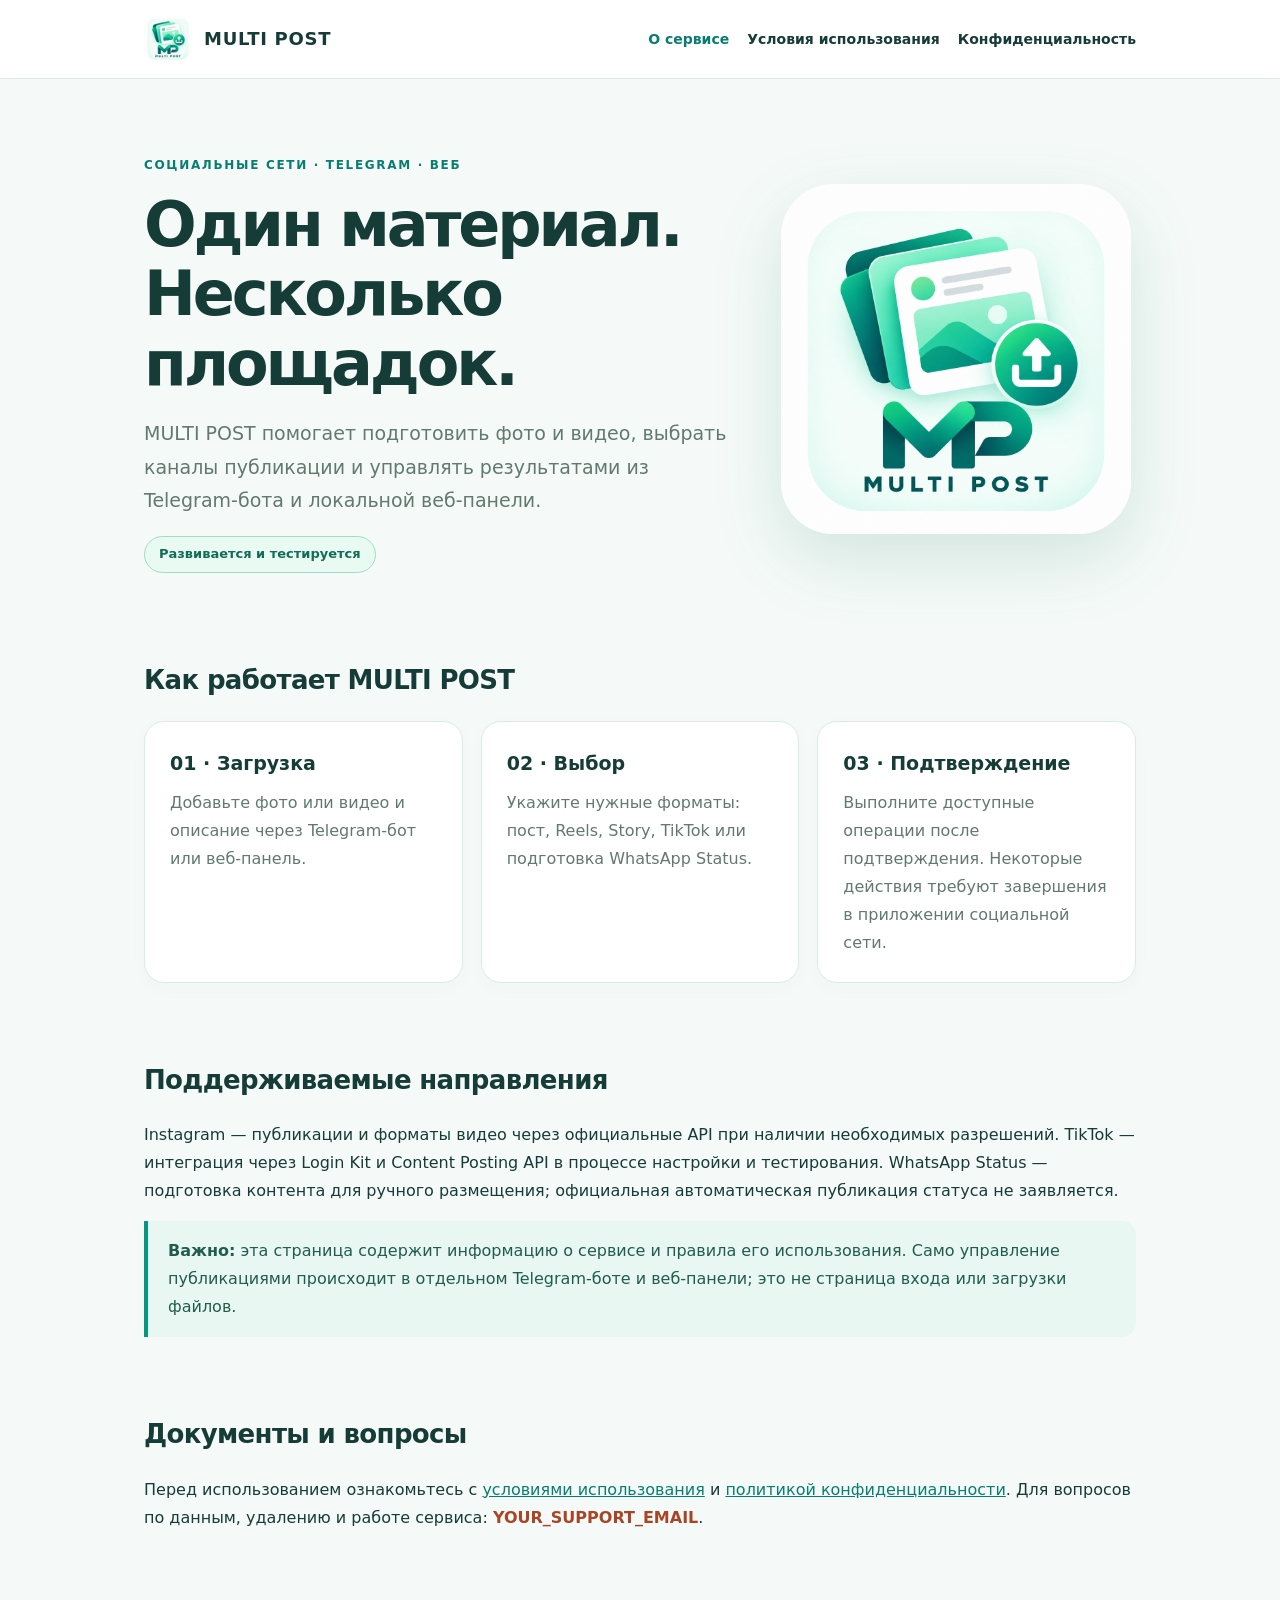
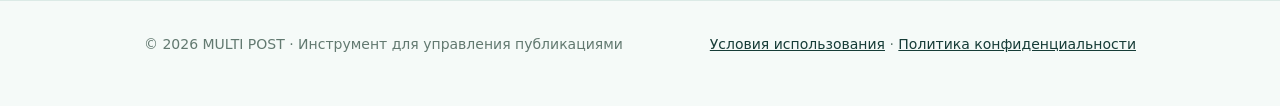
<file: index.html>
<!doctype html>
<html lang="ru"><head><meta charset="utf-8"><meta name="viewport" content="width=device-width,initial-scale=1"><meta name="description" content="MULTI POST — публикация контента из Telegram"><meta name="theme-color" content="#087e70"><title>О сервисе · MULTI POST</title><link rel="icon" type="image/png" href="./logo.png"><link rel="stylesheet" href="./style.css"></head>
<body><header class="nav"><div class="wrap"><a class="brand" href="./index.html"><img src="./logo.png" alt="Логотип MULTI POST"><span>MULTI POST</span></a><nav class="navlinks" aria-label="Навигация"><a href="./index.html" aria-current="page">О сервисе</a><a href="./terms.html">Условия использования</a><a href="./privacy.html">Конфиденциальность</a></nav></div></header><main><div class="wrap"><section class="hero"><div><div class="eyebrow">Социальные сети · Telegram · Веб</div><h1>Один материал.<br>Несколько площадок.</h1><p class="lead">MULTI POST помогает подготовить фото и видео, выбрать каналы публикации и управлять результатами из Telegram-бота и локальной веб-панели.</p><span class="pill">Развивается и тестируется</span></div><div><img class="logo" src="./logo.png" alt="MULTI POST"></div></section><section class="section"><h2>Как работает MULTI POST</h2><div class="grid"><div class="card"><h3>01 · Загрузка</h3><p>Добавьте фото или видео и описание через Telegram-бот или веб-панель.</p></div><div class="card"><h3>02 · Выбор</h3><p>Укажите нужные форматы: пост, Reels, Story, TikTok или подготовка WhatsApp Status.</p></div><div class="card"><h3>03 · Подтверждение</h3><p>Выполните доступные операции после подтверждения. Некоторые действия требуют завершения в приложении социальной сети.</p></div></div></section><section class="section"><h2>Поддерживаемые направления</h2><p>Instagram — публикации и форматы видео через официальные API при наличии необходимых разрешений. TikTok — интеграция через Login Kit и Content Posting API в процессе настройки и тестирования. WhatsApp Status — подготовка контента для ручного размещения; официальная автоматическая публикация статуса не заявляется.</p><div class="notice"><strong>Важно:</strong> эта страница содержит информацию о сервисе и правила его использования. Само управление публикациями происходит в отдельном Telegram-боте и веб-панели; это не страница входа или загрузки файлов.</div></section><section class="section"><h2>Документы и вопросы</h2><p>Перед использованием ознакомьтесь с <a href="./terms.html">условиями использования</a> и <a href="./privacy.html">политикой конфиденциальности</a>. Для вопросов по данным, удалению и работе сервиса: <span class="contact-placeholder">YOUR_SUPPORT_EMAIL</span>.</p></section></div></main><footer class="footer"><div class="wrap"><div>© 2026 MULTI POST · Инструмент для управления публикациями</div><div><a href="./terms.html">Условия использования</a> · <a href="./privacy.html">Политика конфиденциальности</a></div></div></footer></body></html>
</file>
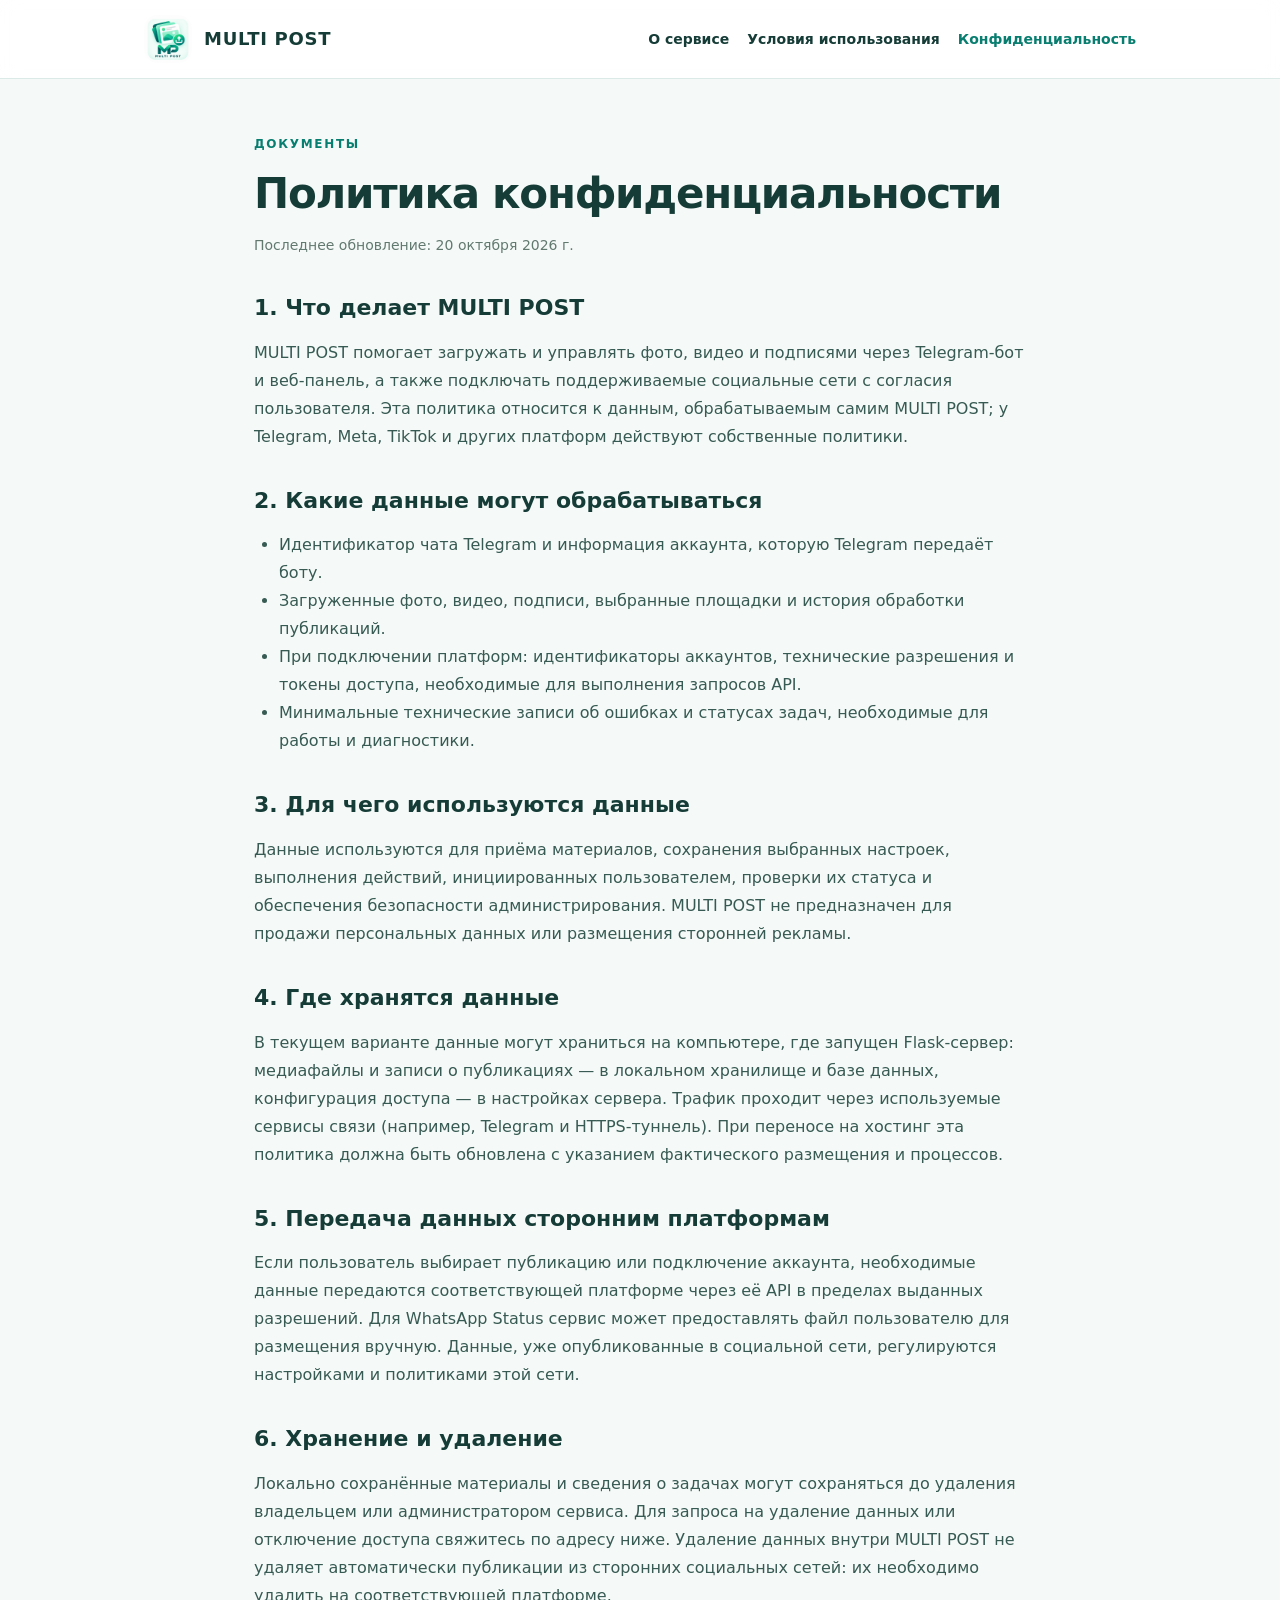
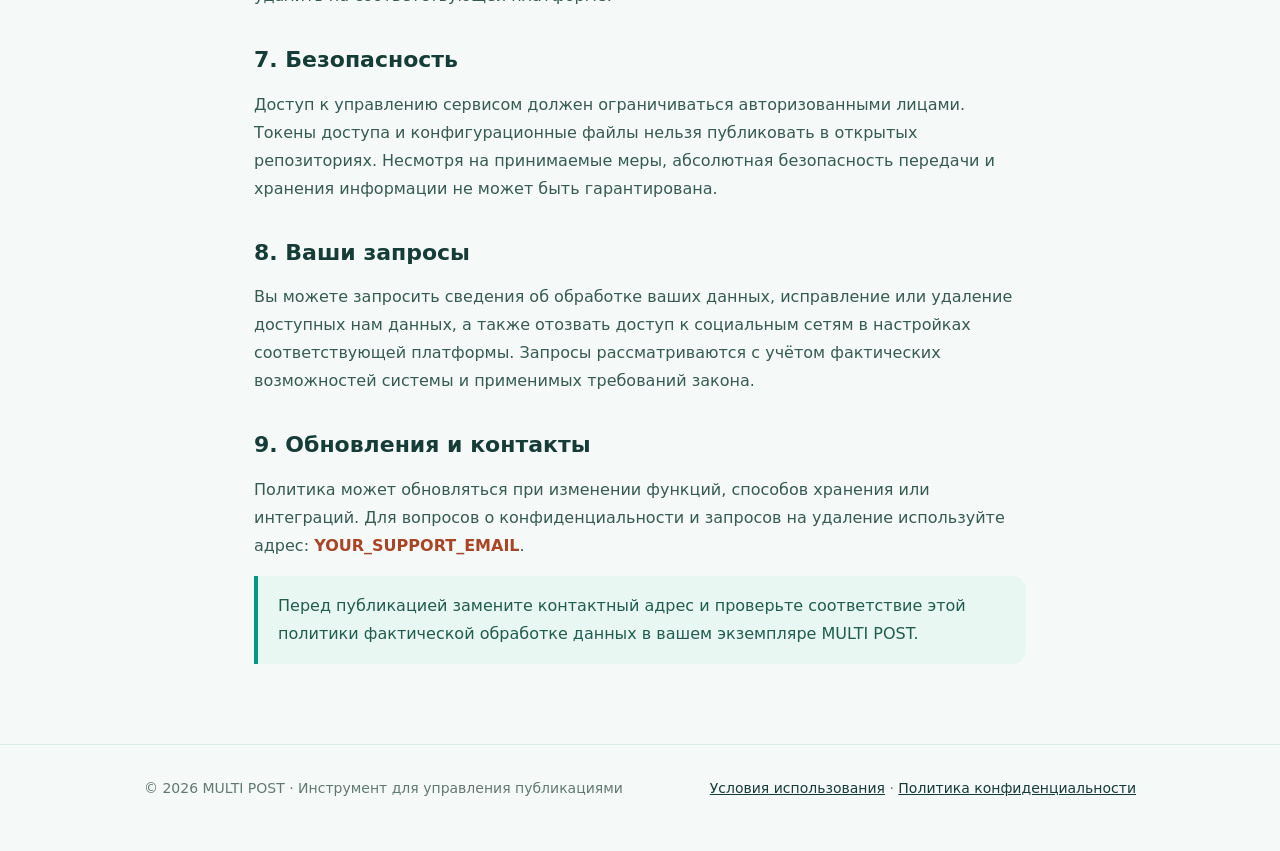
<file: privacy.html>
<!doctype html>
<html lang="ru"><head><meta charset="utf-8"><meta name="viewport" content="width=device-width,initial-scale=1"><meta name="description" content="MULTI POST — публикация контента из Telegram"><meta name="theme-color" content="#087e70"><title>Политика конфиденциальности · MULTI POST</title><link rel="icon" type="image/png" href="./logo.png"><link rel="stylesheet" href="./style.css"></head>
<body><header class="nav"><div class="wrap"><a class="brand" href="./index.html"><img src="./logo.png" alt="Логотип MULTI POST"><span>MULTI POST</span></a><nav class="navlinks" aria-label="Навигация"><a href="./index.html">О сервисе</a><a href="./terms.html">Условия использования</a><a href="./privacy.html" aria-current="page">Конфиденциальность</a></nav></div></header><main class="legal"><div class="eyebrow">Документы</div><h1>Политика конфиденциальности</h1><p class="date">Последнее обновление: 20 октября 2026 г.</p>
<h2>1. Что делает MULTI POST</h2><p>MULTI POST помогает загружать и управлять фото, видео и подписями через Telegram-бот и веб-панель, а также подключать поддерживаемые социальные сети с согласия пользователя. Эта политика относится к данным, обрабатываемым самим MULTI POST; у Telegram, Meta, TikTok и других платформ действуют собственные политики.</p>
<h2>2. Какие данные могут обрабатываться</h2><ul><li>Идентификатор чата Telegram и информация аккаунта, которую Telegram передаёт боту.</li><li>Загруженные фото, видео, подписи, выбранные площадки и история обработки публикаций.</li><li>При подключении платформ: идентификаторы аккаунтов, технические разрешения и токены доступа, необходимые для выполнения запросов API.</li><li>Минимальные технические записи об ошибках и статусах задач, необходимые для работы и диагностики.</li></ul>
<h2>3. Для чего используются данные</h2><p>Данные используются для приёма материалов, сохранения выбранных настроек, выполнения действий, инициированных пользователем, проверки их статуса и обеспечения безопасности администрирования. MULTI POST не предназначен для продажи персональных данных или размещения сторонней рекламы.</p>
<h2>4. Где хранятся данные</h2><p>В текущем варианте данные могут храниться на компьютере, где запущен Flask-сервер: медиафайлы и записи о публикациях — в локальном хранилище и базе данных, конфигурация доступа — в настройках сервера. Трафик проходит через используемые сервисы связи (например, Telegram и HTTPS-туннель). При переносе на хостинг эта политика должна быть обновлена с указанием фактического размещения и процессов.</p>
<h2>5. Передача данных сторонним платформам</h2><p>Если пользователь выбирает публикацию или подключение аккаунта, необходимые данные передаются соответствующей платформе через её API в пределах выданных разрешений. Для WhatsApp Status сервис может предоставлять файл пользователю для размещения вручную. Данные, уже опубликованные в социальной сети, регулируются настройками и политиками этой сети.</p>
<h2>6. Хранение и удаление</h2><p>Локально сохранённые материалы и сведения о задачах могут сохраняться до удаления владельцем или администратором сервиса. Для запроса на удаление данных или отключение доступа свяжитесь по адресу ниже. Удаление данных внутри MULTI POST не удаляет автоматически публикации из сторонних социальных сетей: их необходимо удалить на соответствующей платформе.</p>
<h2>7. Безопасность</h2><p>Доступ к управлению сервисом должен ограничиваться авторизованными лицами. Токены доступа и конфигурационные файлы нельзя публиковать в открытых репозиториях. Несмотря на принимаемые меры, абсолютная безопасность передачи и хранения информации не может быть гарантирована.</p>
<h2>8. Ваши запросы</h2><p>Вы можете запросить сведения об обработке ваших данных, исправление или удаление доступных нам данных, а также отозвать доступ к социальным сетям в настройках соответствующей платформы. Запросы рассматриваются с учётом фактических возможностей системы и применимых требований закона.</p>
<h2>9. Обновления и контакты</h2><p>Политика может обновляться при изменении функций, способов хранения или интеграций. Для вопросов о конфиденциальности и запросов на удаление используйте адрес: <span class="contact-placeholder">YOUR_SUPPORT_EMAIL</span>.</p><div class="notice">Перед публикацией замените контактный адрес и проверьте соответствие этой политики фактической обработке данных в вашем экземпляре MULTI POST.</div></main><footer class="footer"><div class="wrap"><div>© 2026 MULTI POST · Инструмент для управления публикациями</div><div><a href="./terms.html">Условия использования</a> · <a href="./privacy.html">Политика конфиденциальности</a></div></div></footer></body></html>
</file>
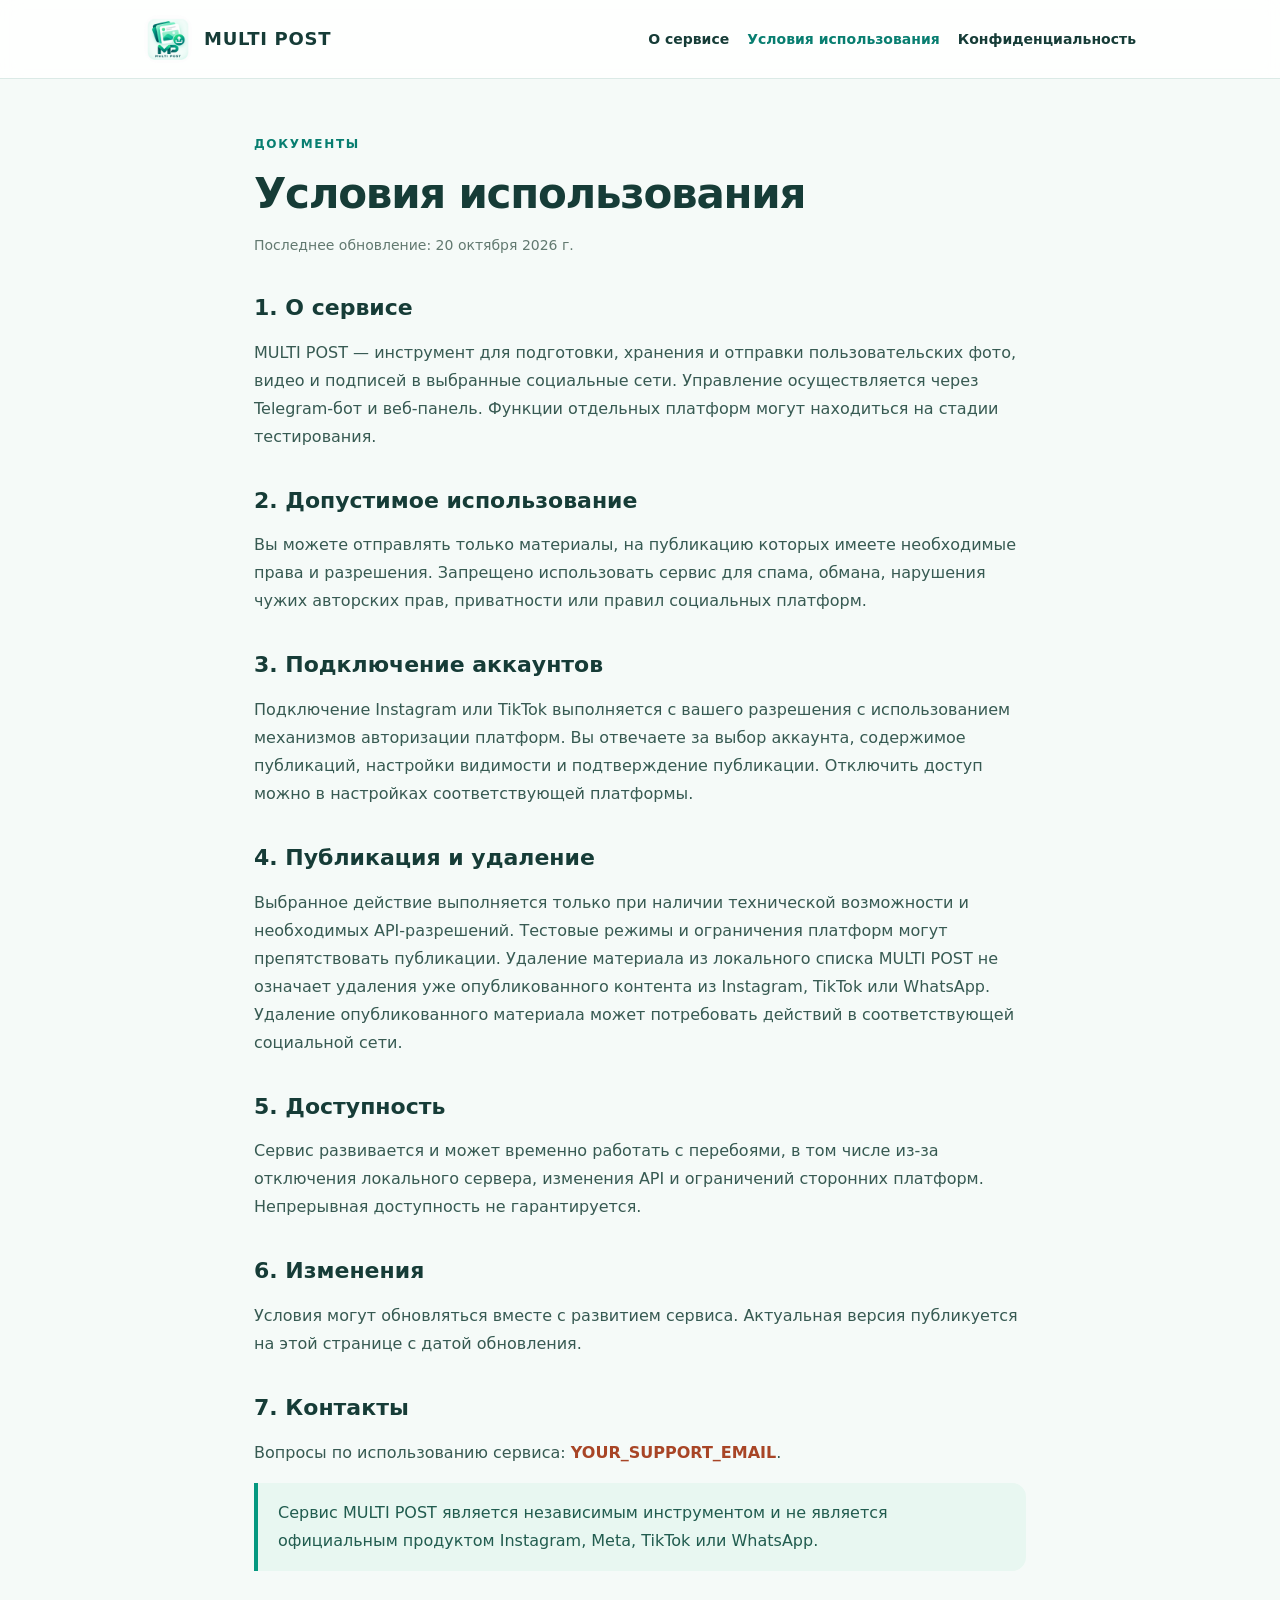
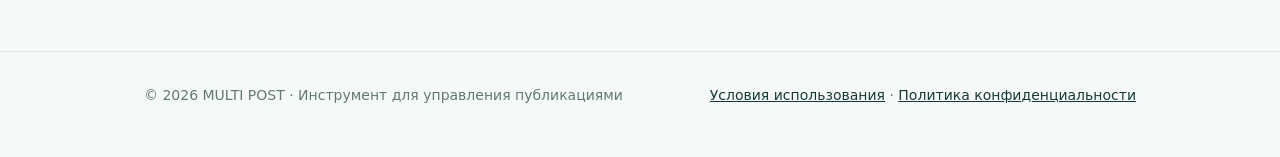
<file: terms.html>
<!doctype html>
<html lang="ru"><head><meta charset="utf-8"><meta name="viewport" content="width=device-width,initial-scale=1"><meta name="description" content="MULTI POST — публикация контента из Telegram"><meta name="theme-color" content="#087e70"><title>Условия использования · MULTI POST</title><link rel="icon" type="image/png" href="./logo.png"><link rel="stylesheet" href="./style.css"></head>
<body><header class="nav"><div class="wrap"><a class="brand" href="./index.html"><img src="./logo.png" alt="Логотип MULTI POST"><span>MULTI POST</span></a><nav class="navlinks" aria-label="Навигация"><a href="./index.html">О сервисе</a><a href="./terms.html" aria-current="page">Условия использования</a><a href="./privacy.html">Конфиденциальность</a></nav></div></header><main class="legal"><div class="eyebrow">Документы</div><h1>Условия использования</h1><p class="date">Последнее обновление: 20 октября 2026 г.</p>
<h2>1. О сервисе</h2><p>MULTI POST — инструмент для подготовки, хранения и отправки пользовательских фото, видео и подписей в выбранные социальные сети. Управление осуществляется через Telegram-бот и веб-панель. Функции отдельных платформ могут находиться на стадии тестирования.</p>
<h2>2. Допустимое использование</h2><p>Вы можете отправлять только материалы, на публикацию которых имеете необходимые права и разрешения. Запрещено использовать сервис для спама, обмана, нарушения чужих авторских прав, приватности или правил социальных платформ.</p>
<h2>3. Подключение аккаунтов</h2><p>Подключение Instagram или TikTok выполняется с вашего разрешения с использованием механизмов авторизации платформ. Вы отвечаете за выбор аккаунта, содержимое публикаций, настройки видимости и подтверждение публикации. Отключить доступ можно в настройках соответствующей платформы.</p>
<h2>4. Публикация и удаление</h2><p>Выбранное действие выполняется только при наличии технической возможности и необходимых API-разрешений. Тестовые режимы и ограничения платформ могут препятствовать публикации. Удаление материала из локального списка MULTI POST не означает удаления уже опубликованного контента из Instagram, TikTok или WhatsApp. Удаление опубликованного материала может потребовать действий в соответствующей социальной сети.</p>
<h2>5. Доступность</h2><p>Сервис развивается и может временно работать с перебоями, в том числе из-за отключения локального сервера, изменения API и ограничений сторонних платформ. Непрерывная доступность не гарантируется.</p>
<h2>6. Изменения</h2><p>Условия могут обновляться вместе с развитием сервиса. Актуальная версия публикуется на этой странице с датой обновления.</p>
<h2>7. Контакты</h2><p>Вопросы по использованию сервиса: <span class="contact-placeholder">YOUR_SUPPORT_EMAIL</span>.</p><div class="notice">Сервис MULTI POST является независимым инструментом и не является официальным продуктом Instagram, Meta, TikTok или WhatsApp.</div></main><footer class="footer"><div class="wrap"><div>© 2026 MULTI POST · Инструмент для управления публикациями</div><div><a href="./terms.html">Условия использования</a> · <a href="./privacy.html">Политика конфиденциальности</a></div></div></footer></body></html>
</file>
<file: style.css>
@import url('');
:root{color-scheme:light;--ink:#163c37;--muted:#627970;--line:#dbeae6;--bg:#f5faf8;--teal:#087e70;--mint:#dcf8ee;--white:#fff}
*{box-sizing:border-box}html{scroll-behavior:smooth}body{margin:0;background:var(--bg);color:var(--ink);font:16px/1.75 system-ui,-apple-system,"Segoe UI",Roboto,Arial,sans-serif}a{color:var(--teal)}a:hover{text-decoration:none}.wrap{max-width:1040px;margin:0 auto;padding:0 24px}.nav{border-bottom:1px solid var(--line);background:#ffffffd9;backdrop-filter:blur(10px)}.nav>.wrap{min-height:78px;display:flex;align-items:center;justify-content:space-between;gap:20px}.brand{display:flex;gap:12px;align-items:center;color:var(--ink);font-weight:850;font-size:18px;letter-spacing:.04em;text-decoration:none}.brand img{width:48px;height:48px;object-fit:cover;border-radius:14px}.navlinks{display:flex;gap:18px;flex-wrap:wrap;font-size:14px;font-weight:650}.navlinks a{text-decoration:none;color:var(--ink)}.navlinks a[aria-current="page"]{color:var(--teal)}.hero{padding:76px 0 62px;display:grid;grid-template-columns:1.25fr .75fr;gap:45px;align-items:center}.hero h1{font-size:clamp(38px,6vw,62px);line-height:1.12;letter-spacing:-.05em;margin:0 0 18px}.lead{color:var(--muted);font-size:19px;max-width:680px}.eyebrow{text-transform:uppercase;letter-spacing:.14em;font-weight:800;color:var(--teal);font-size:12px;margin-bottom:14px}.hero .logo{width:min(100%,350px);height:auto;border-radius:52px;box-shadow:0 25px 70px #0d725326}.pill{display:inline-block;border:1px solid #9fdcc9;border-radius:999px;background:#e9faf3;padding:6px 14px;font-size:13px;font-weight:700;color:#126d56}.section{padding:23px 0 52px}.section h2{font-size:26px;letter-spacing:-.025em;margin:0 0 18px}.grid{display:grid;grid-template-columns:repeat(3,1fr);gap:18px}.card{padding:25px;border:1px solid var(--line);border-radius:20px;background:#fff;box-shadow:0 6px 20px #075f4c06}.card h3{margin:0 0 8px;font-size:19px}.card p{margin:0;color:var(--muted)}.notice{border-left:4px solid #059880;background:#e8f7f1;padding:16px 20px;border-radius:0 14px 14px 0;color:#215c4f}.legal{max-width:820px;margin:0 auto;padding:55px 24px 80px}.legal h1{font-size:clamp(29px,5vw,42px);line-height:1.2;letter-spacing:-.03em;margin:0 0 10px}.legal h2{margin:35px 0 9px;font-size:22px;line-height:1.35}.legal p,.legal li{color:#375a52}.legal ul{padding-left:25px}.legal .date{color:var(--muted);font-size:14px}.contact-placeholder{color:#a84526;font-weight:800;word-break:break-word}.footer{padding:31px 0 50px;border-top:1px solid var(--line);font-size:14px;color:var(--muted)}.footer .wrap{display:flex;justify-content:space-between;gap:18px;flex-wrap:wrap}.footer a{color:var(--ink)}@media (max-width:760px){.hero{grid-template-columns:1fr;padding:45px 0}.hero .logo{width:230px}.grid{grid-template-columns:1fr}.nav>.wrap{padding-top:10px;padding-bottom:10px;align-items:flex-start;flex-direction:column;gap:6px}}
</file>
